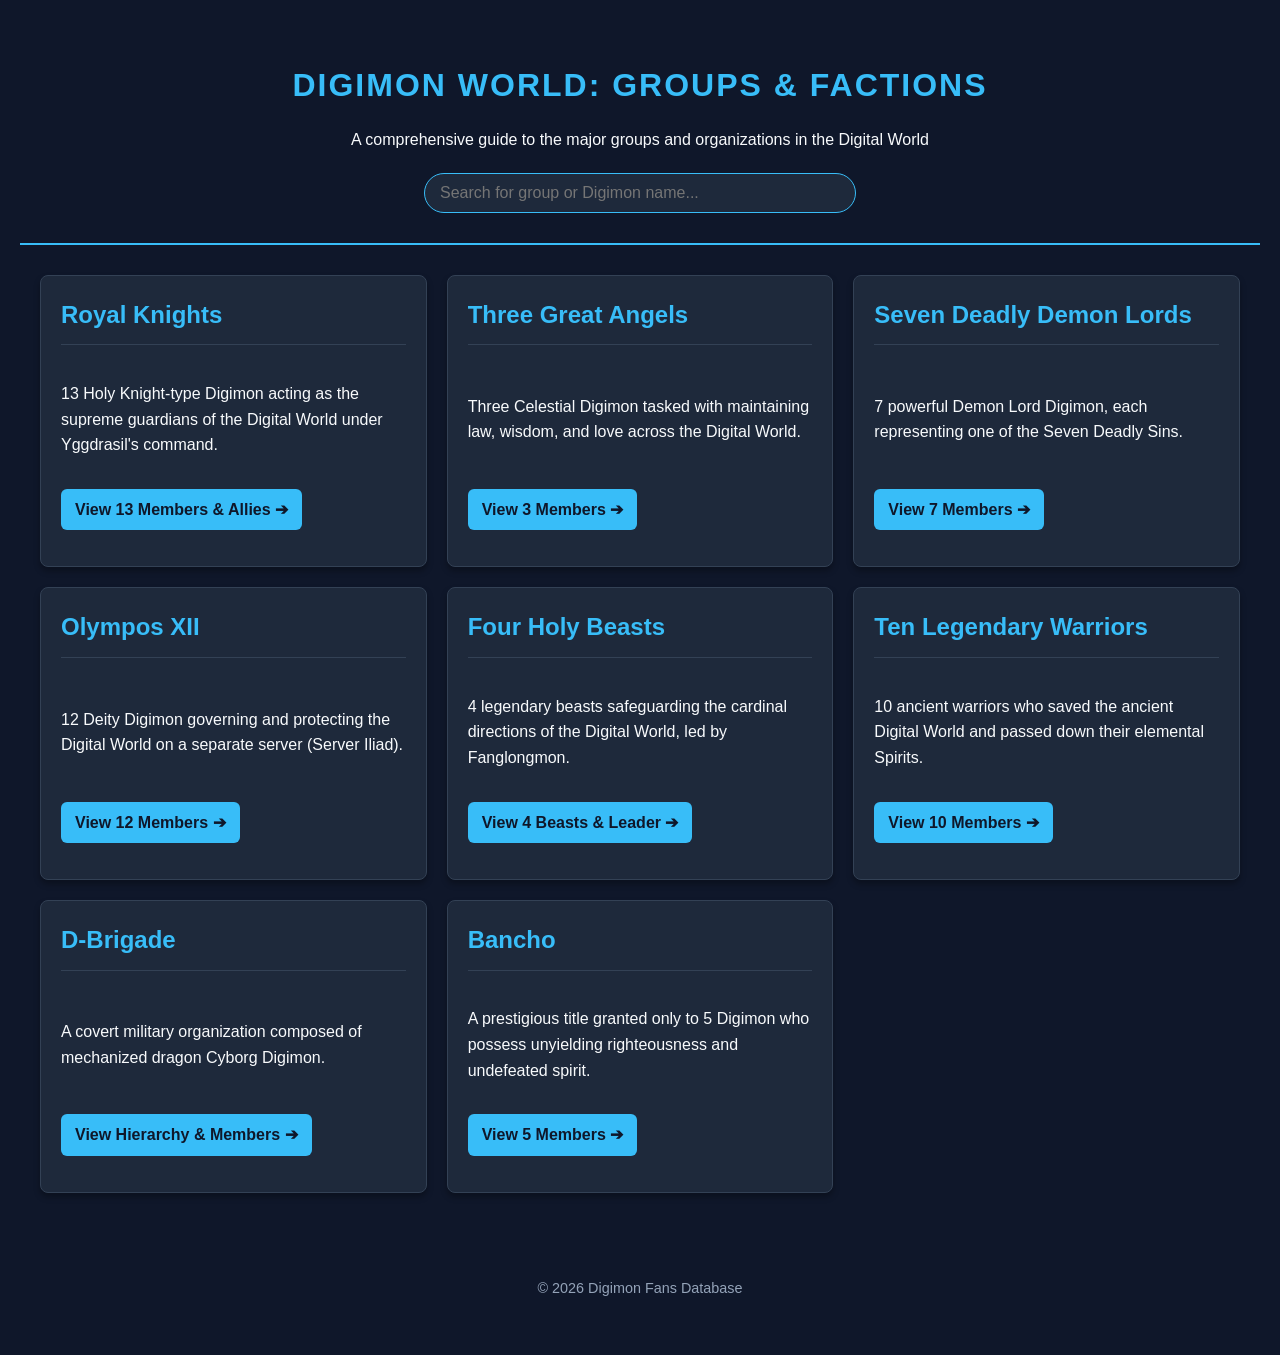
<file: index.html>
<!DOCTYPE html>
<html lang="en">
<head>
    <meta charset="UTF-8">
    <meta name="viewport" content="width=device-width, initial-scale=1.0">
    <title>Digimon Groups Encyclopedia</title>
    <link rel="stylesheet" href="style.css">
</head>
<body>

    <header>
        <h1>Digimon World: Groups & Factions</h1>
        <p>A comprehensive guide to the major groups and organizations in the Digital World</p>
        <div class="search-box">
            <input type="text" id="searchInput" placeholder="Search for group or Digimon name...">
        </div>
    </header>

    <main class="container" id="groupContainer">

        <!-- 1. Royal Knights -->
        <article class="group-card clickable">
            <h2 class="group-title">Royal Knights</h2>
            <p>13 Holy Knight-type Digimon acting as the supreme guardians of the Digital World under Yggdrasil's command.</p>
            <p class="card-action"><a href="royal-knights.html">View 13 Members & Allies ➔</a></p>
        </article>

        <!-- 2. Three Great Angels -->
        <article class="group-card clickable">
            <h2 class="group-title">Three Great Angels</h2>
            <p>Three Celestial Digimon tasked with maintaining law, wisdom, and love across the Digital World.</p>
            <p class="card-action"><a href="three-great-angels.html">View 3 Members ➔</a></p>
        </article>

        <!-- 3. Seven Deadly Demon Lords -->
        <article class="group-card clickable">
            <h2 class="group-title">Seven Deadly Demon Lords</h2>
            <p>7 powerful Demon Lord Digimon, each representing one of the Seven Deadly Sins.</p>
            <p class="card-action"><a href="demon-lords.html">View 7 Members ➔</a></p>
        </article>

        <!-- 4. Olympos XII -->
        <article class="group-card clickable">
            <h2 class="group-title">Olympos XII</h2>
            <p>12 Deity Digimon governing and protecting the Digital World on a separate server (Server Iliad).</p>
            <p class="card-action"><a href="olympos-xii.html">View 12 Members ➔</a></p>
        </article>

        <!-- 5. Four Holy Beasts -->
        <article class="group-card clickable">
            <h2 class="group-title">Four Holy Beasts</h2>
            <p>4 legendary beasts safeguarding the cardinal directions of the Digital World, led by Fanglongmon.</p>
            <p class="card-action"><a href="four-holy-beasts.html">View 4 Beasts & Leader ➔</a></p>
        </article>

        <!-- 6. Ten Legendary Warriors -->
        <article class="group-card clickable">
            <h2 class="group-title">Ten Legendary Warriors</h2>
            <p>10 ancient warriors who saved the ancient Digital World and passed down their elemental Spirits.</p>
            <p class="card-action"><a href="legendary-warriors.html">View 10 Members ➔</a></p>
        </article>

        <!-- 7. D-Brigade -->
        <article class="group-card clickable">
            <h2 class="group-title">D-Brigade</h2>
            <p>A covert military organization composed of mechanized dragon Cyborg Digimon.</p>
            <p class="card-action"><a href="d-brigade.html">View Hierarchy & Members ➔</a></p>
        </article>

        <!-- 8. Bancho -->
        <article class="group-card clickable">
            <h2 class="group-title">Bancho</h2>
            <p>A prestigious title granted only to 5 Digimon who possess unyielding righteousness and undefeated spirit.</p>
            <p class="card-action"><a href="bancho.html">View 5 Members ➔</a></p>
        </article>

    </main>

    <footer>
        <p>&copy; 2026 Digimon Fans Database</p>
    </footer>

    <script src="script.js"></script>
</body>
</html>
</file>
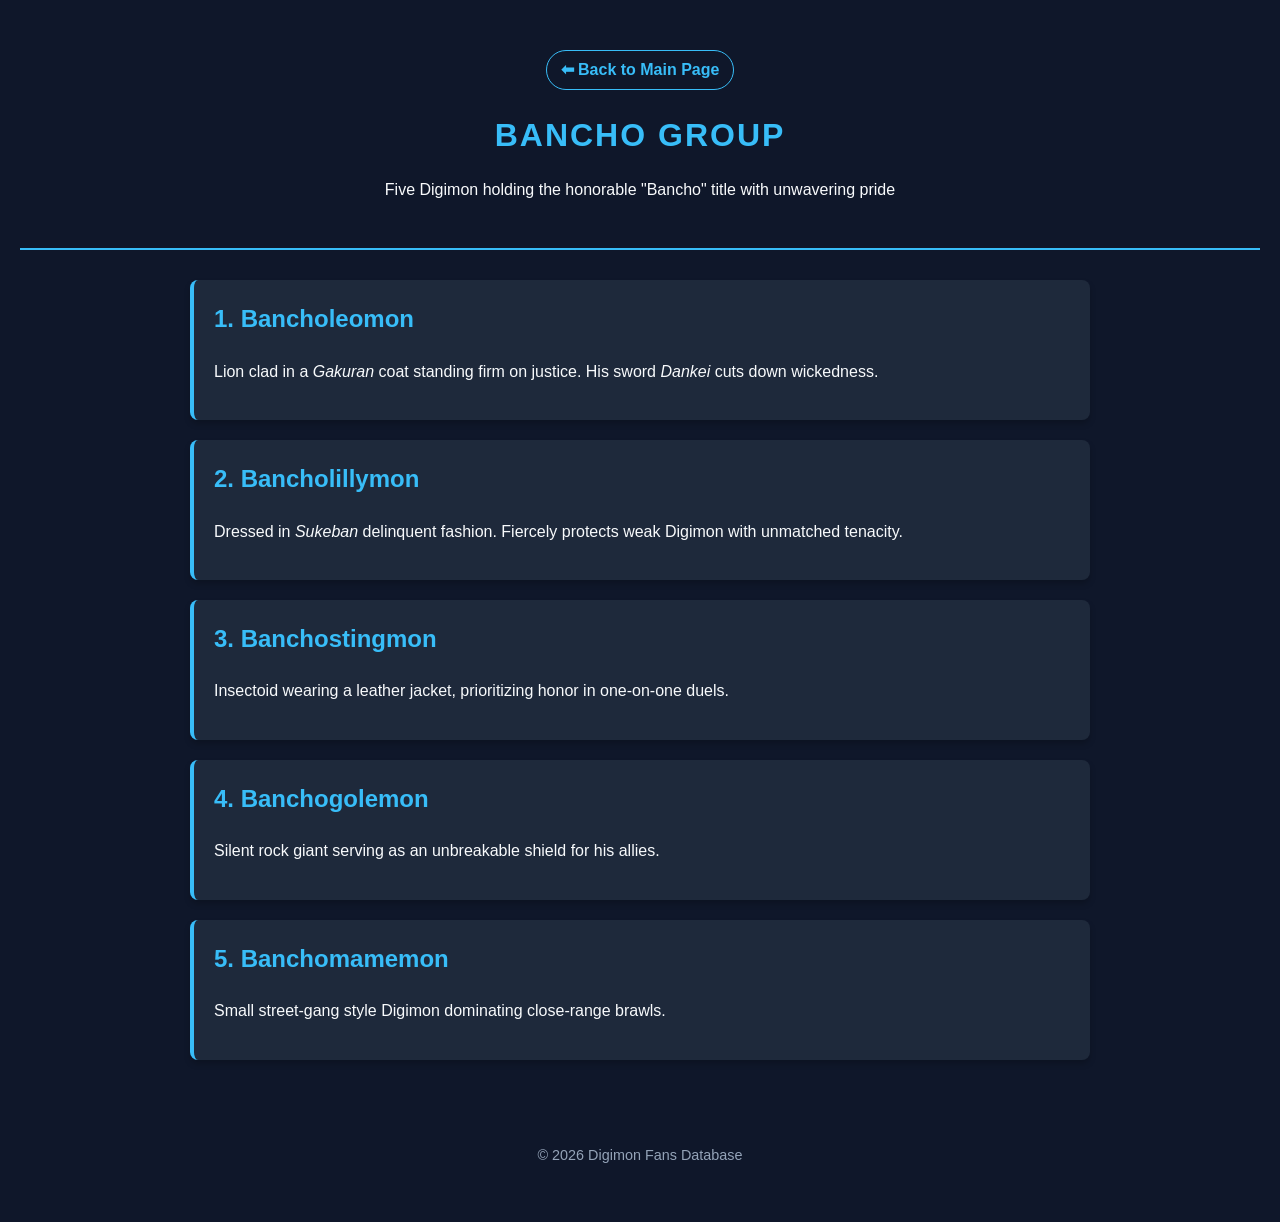
<file: bancho.html>
<!DOCTYPE html>
<html lang="en">
<head>
    <meta charset="UTF-8">
    <meta name="viewport" content="width=device-width, initial-scale=1.0">
    <title>Bancho - Digimon Encyclopedia</title>
    <link rel="stylesheet" href="style.css">
</head>
<body>
    <header>
        <a href="index.html" class="btn-back">⬅ Back to Main Page</a>
        <h1>Bancho Group</h1>
        <p>Five Digimon holding the honorable "Bancho" title with unwavering pride</p>
    </header>
    <main class="container-detail">
        <section class="member-card">
            <h2>1. Bancholeomon</h2>
            <p>Lion clad in a <em>Gakuran</em> coat standing firm on justice. His sword <em>Dankei</em> cuts down wickedness.</p>
        </section>
        <section class="member-card">
            <h2>2. Bancholillymon</h2>
            <p>Dressed in <em>Sukeban</em> delinquent fashion. Fiercely protects weak Digimon with unmatched tenacity.</p>
        </section>
        <section class="member-card">
            <h2>3. Banchostingmon</h2>
            <p>Insectoid wearing a leather jacket, prioritizing honor in one-on-one duels.</p>
        </section>
        <section class="member-card">
            <h2>4. Banchogolemon</h2>
            <p>Silent rock giant serving as an unbreakable shield for his allies.</p>
        </section>
        <section class="member-card">
            <h2>5. Banchomamemon</h2>
            <p>Small street-gang style Digimon dominating close-range brawls.</p>
        </section>
    </main>
    <footer><p>&copy; 2026 Digimon Fans Database</p></footer>
</body>
</html>
</file>
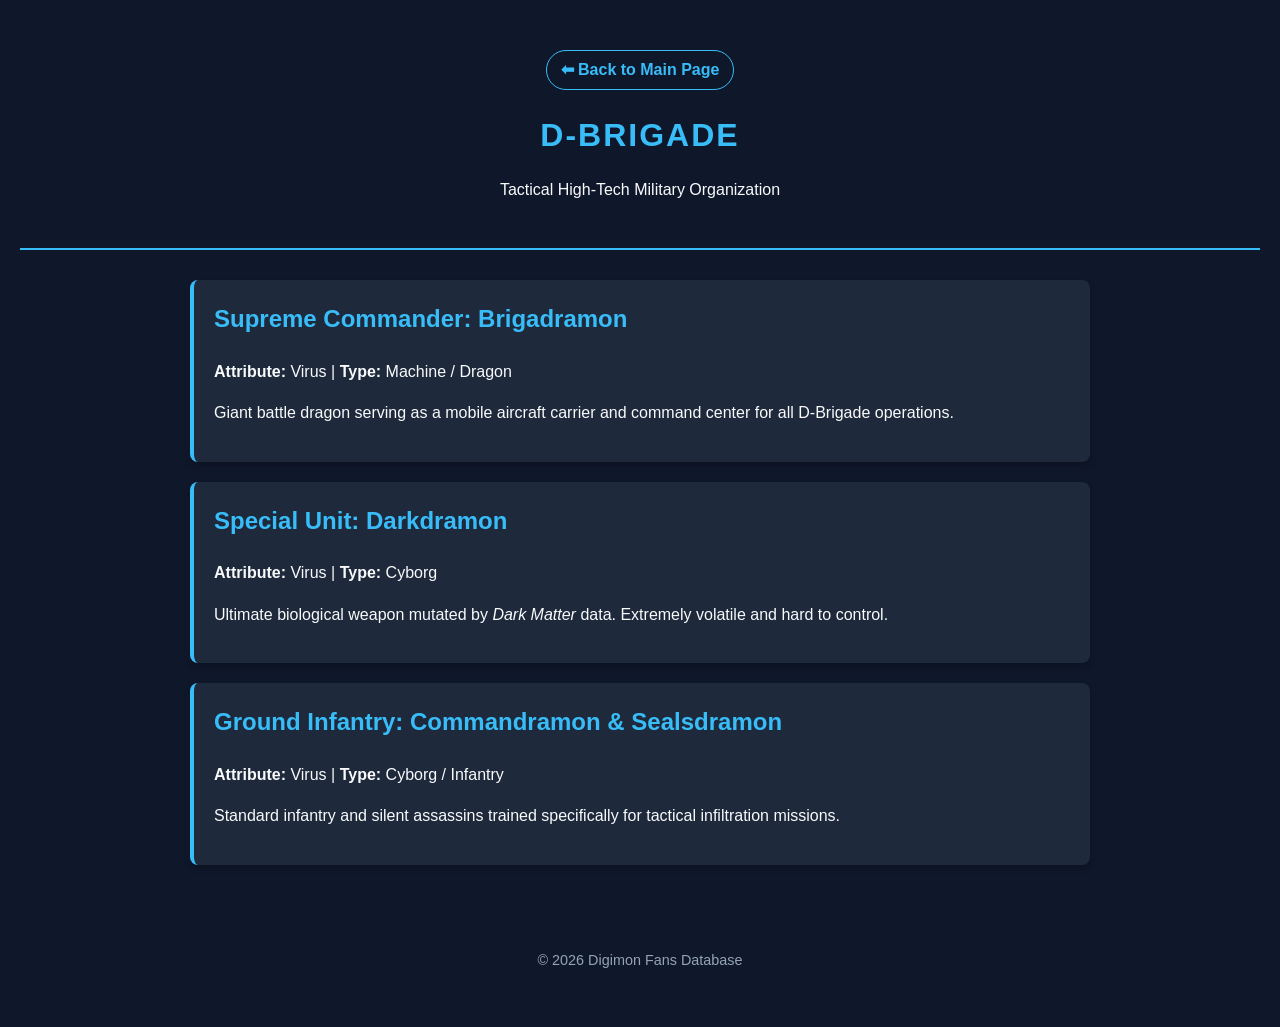
<file: d-brigade.html>
<!DOCTYPE html>
<html lang="en">
<head>
    <meta charset="UTF-8">
    <meta name="viewport" content="width=device-width, initial-scale=1.0">
    <title>D-Brigade - Digimon Encyclopedia</title>
    <link rel="stylesheet" href="style.css">
</head>
<body>
    <header>
        <a href="index.html" class="btn-back">⬅ Back to Main Page</a>
        <h1>D-Brigade</h1>
        <p>Tactical High-Tech Military Organization</p>
    </header>
    <main class="container-detail">
        <section class="member-card">
            <h2>Supreme Commander: Brigadramon</h2>
            <p><strong>Attribute:</strong> Virus | <strong>Type:</strong> Machine / Dragon</p>
            <p>Giant battle dragon serving as a mobile aircraft carrier and command center for all D-Brigade operations.</p>
        </section>
        <section class="member-card">
            <h2>Special Unit: Darkdramon</h2>
            <p><strong>Attribute:</strong> Virus | <strong>Type:</strong> Cyborg</p>
            <p>Ultimate biological weapon mutated by <em>Dark Matter</em> data. Extremely volatile and hard to control.</p>
        </section>
        <section class="member-card">
            <h2>Ground Infantry: Commandramon & Sealsdramon</h2>
            <p><strong>Attribute:</strong> Virus | <strong>Type:</strong> Cyborg / Infantry</p>
            <p>Standard infantry and silent assassins trained specifically for tactical infiltration missions.</p>
        </section>
    </main>
    <footer><p>&copy; 2026 Digimon Fans Database</p></footer>
</body>
</html>
</file>
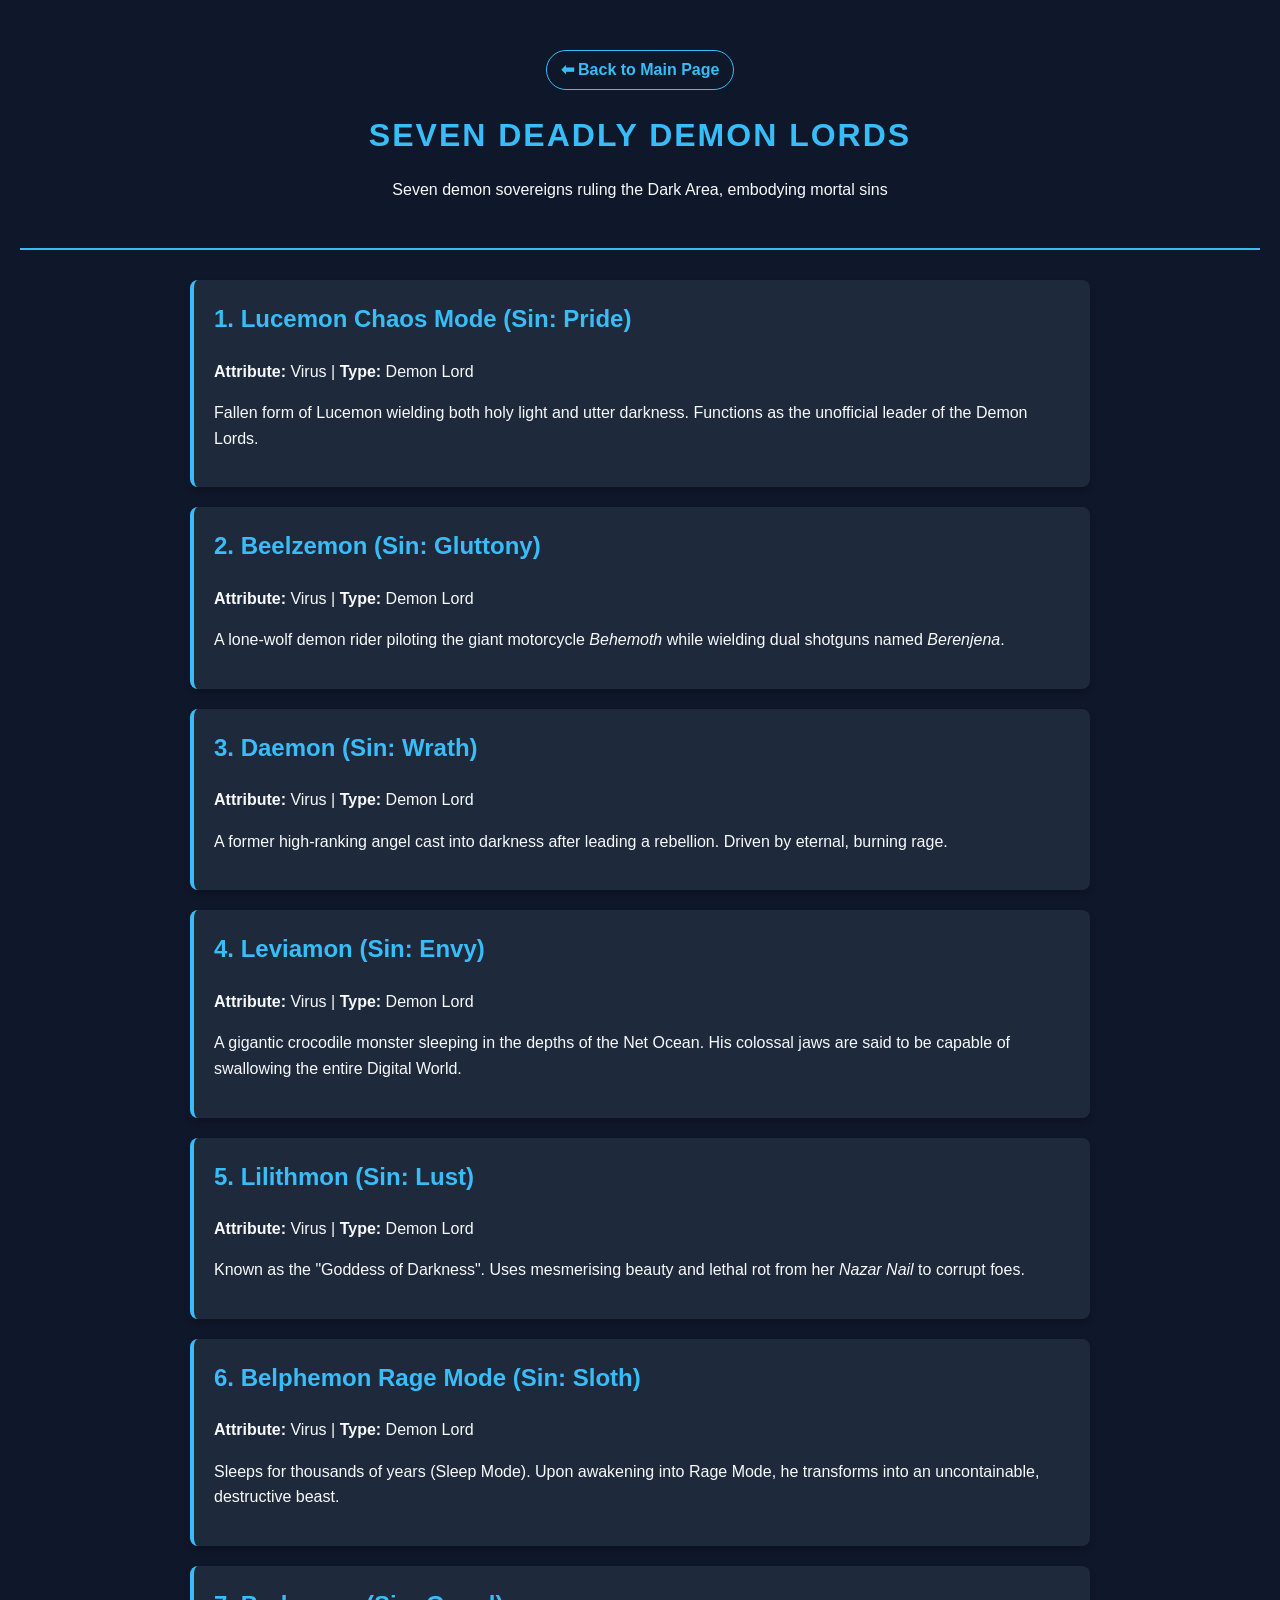
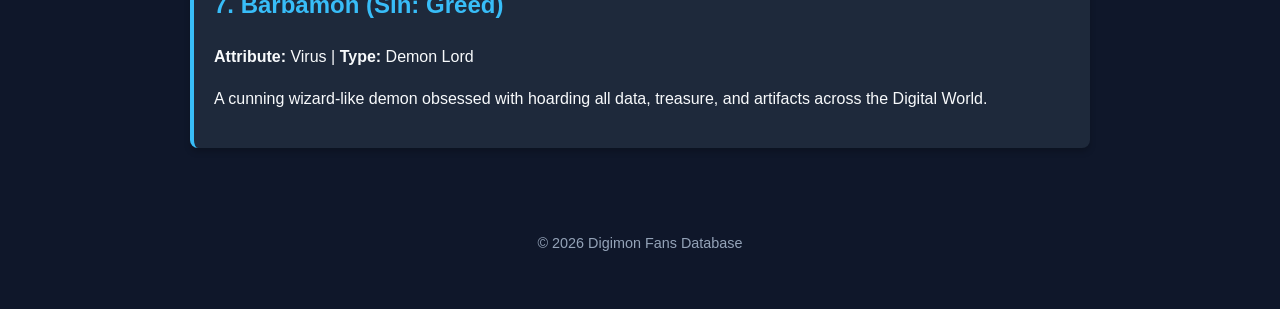
<file: demon-lords.html>
<!DOCTYPE html>
<html lang="en">
<head>
    <meta charset="UTF-8">
    <meta name="viewport" content="width=device-width, initial-scale=1.0">
    <title>Seven Deadly Demon Lords - Digimon Encyclopedia</title>
    <link rel="stylesheet" href="style.css">
</head>
<body>
    <header>
        <a href="index.html" class="btn-back">⬅ Back to Main Page</a>
        <h1>Seven Deadly Demon Lords</h1>
        <p>Seven demon sovereigns ruling the Dark Area, embodying mortal sins</p>
    </header>
    <main class="container-detail">
        <section class="member-card">
            <h2>1. Lucemon Chaos Mode (Sin: Pride)</h2>
            <p><strong>Attribute:</strong> Virus | <strong>Type:</strong> Demon Lord</p>
            <p>Fallen form of Lucemon wielding both holy light and utter darkness. Functions as the unofficial leader of the Demon Lords.</p>
        </section>
        <section class="member-card">
            <h2>2. Beelzemon (Sin: Gluttony)</h2>
            <p><strong>Attribute:</strong> Virus | <strong>Type:</strong> Demon Lord</p>
            <p>A lone-wolf demon rider piloting the giant motorcycle <em>Behemoth</em> while wielding dual shotguns named <em>Berenjena</em>.</p>
        </section>
        <section class="member-card">
            <h2>3. Daemon (Sin: Wrath)</h2>
            <p><strong>Attribute:</strong> Virus | <strong>Type:</strong> Demon Lord</p>
            <p>A former high-ranking angel cast into darkness after leading a rebellion. Driven by eternal, burning rage.</p>
        </section>
        <section class="member-card">
            <h2>4. Leviamon (Sin: Envy)</h2>
            <p><strong>Attribute:</strong> Virus | <strong>Type:</strong> Demon Lord</p>
            <p>A gigantic crocodile monster sleeping in the depths of the Net Ocean. His colossal jaws are said to be capable of swallowing the entire Digital World.</p>
        </section>
        <section class="member-card">
            <h2>5. Lilithmon (Sin: Lust)</h2>
            <p><strong>Attribute:</strong> Virus | <strong>Type:</strong> Demon Lord</p>
            <p>Known as the "Goddess of Darkness". Uses mesmerising beauty and lethal rot from her <em>Nazar Nail</em> to corrupt foes.</p>
        </section>
        <section class="member-card">
            <h2>6. Belphemon Rage Mode (Sin: Sloth)</h2>
            <p><strong>Attribute:</strong> Virus | <strong>Type:</strong> Demon Lord</p>
            <p>Sleeps for thousands of years (Sleep Mode). Upon awakening into Rage Mode, he transforms into an uncontainable, destructive beast.</p>
        </section>
        <section class="member-card">
            <h2>7. Barbamon (Sin: Greed)</h2>
            <p><strong>Attribute:</strong> Virus | <strong>Type:</strong> Demon Lord</p>
            <p>A cunning wizard-like demon obsessed with hoarding all data, treasure, and artifacts across the Digital World.</p>
        </section>
    </main>
    <footer><p>&copy; 2026 Digimon Fans Database</p></footer>
</body>
</html>
</file>
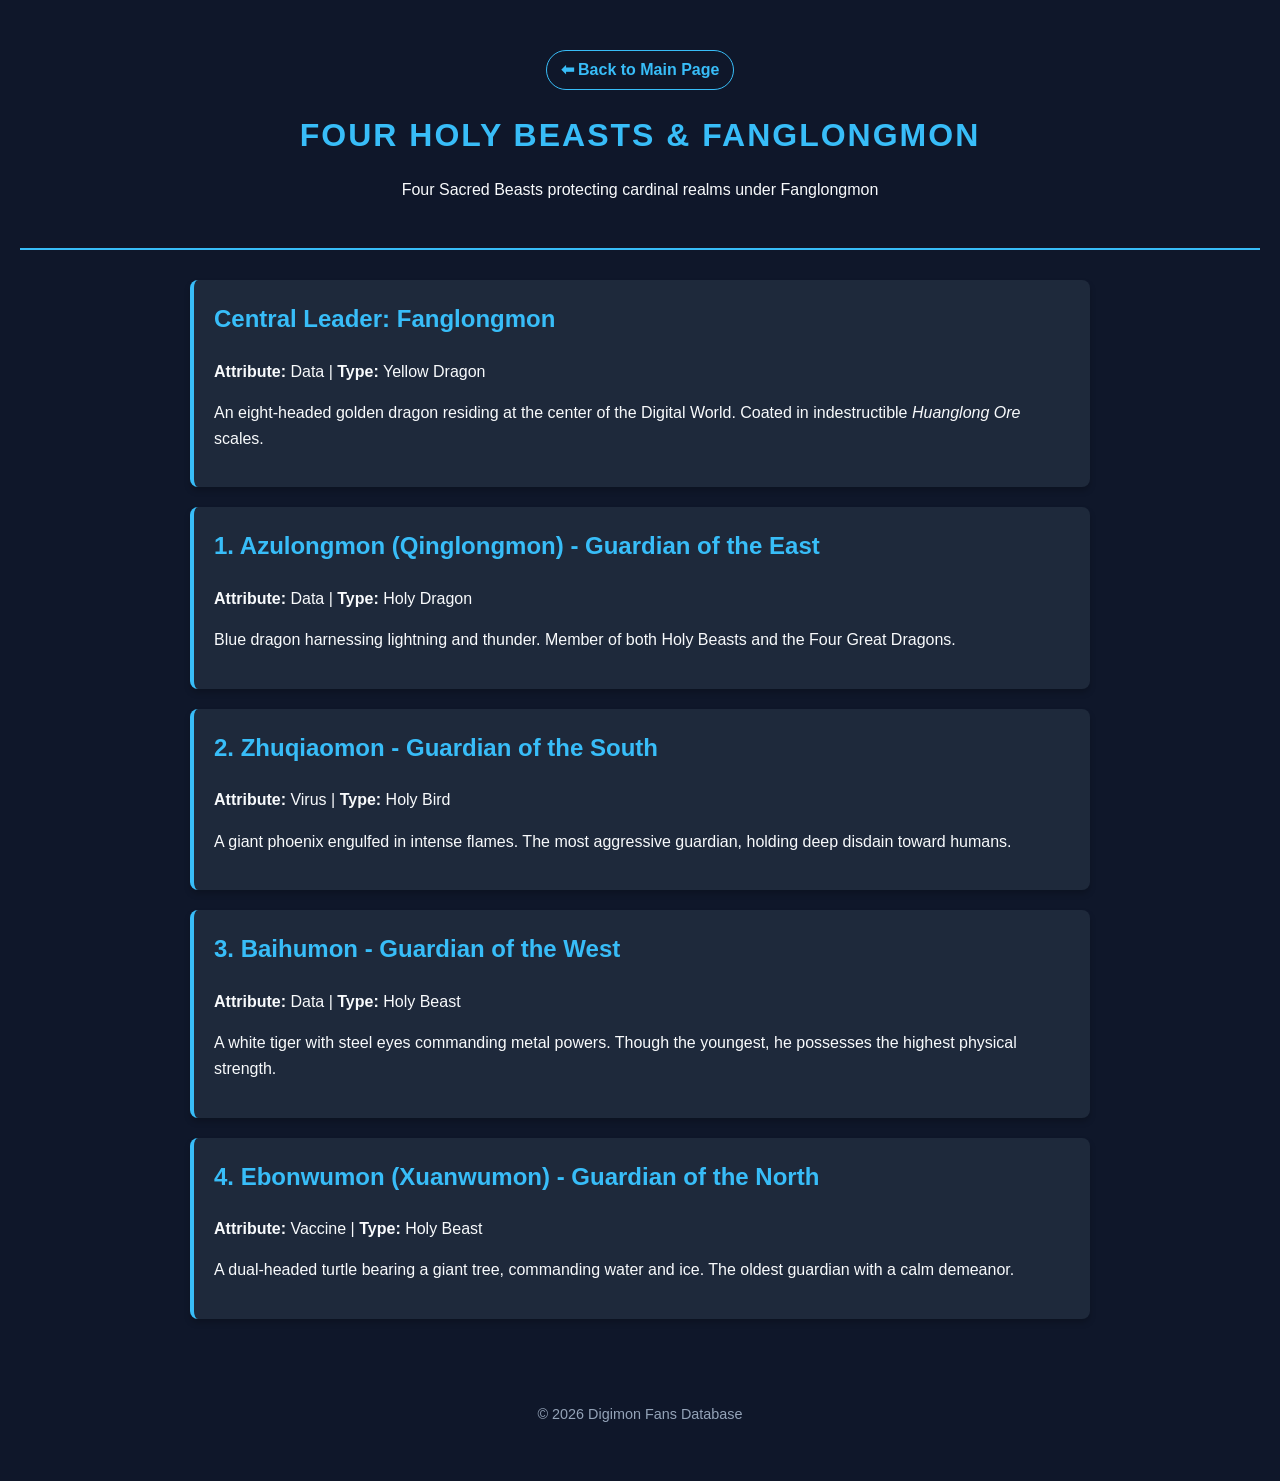
<file: four-holy-beasts.html>
<!DOCTYPE html>
<html lang="en">
<head>
    <meta charset="UTF-8">
    <meta name="viewport" content="width=device-width, initial-scale=1.0">
    <title>Four Holy Beasts - Digimon Encyclopedia</title>
    <link rel="stylesheet" href="style.css">
</head>
<body>
    <header>
        <a href="index.html" class="btn-back">⬅ Back to Main Page</a>
        <h1>Four Holy Beasts & Fanglongmon</h1>
        <p>Four Sacred Beasts protecting cardinal realms under Fanglongmon</p>
    </header>
    <main class="container-detail">
        <section class="member-card">
            <h2>Central Leader: Fanglongmon</h2>
            <p><strong>Attribute:</strong> Data | <strong>Type:</strong> Yellow Dragon</p>
            <p>An eight-headed golden dragon residing at the center of the Digital World. Coated in indestructible <em>Huanglong Ore</em> scales.</p>
        </section>
        <section class="member-card">
            <h2>1. Azulongmon (Qinglongmon) - Guardian of the East</h2>
            <p><strong>Attribute:</strong> Data | <strong>Type:</strong> Holy Dragon</p>
            <p>Blue dragon harnessing lightning and thunder. Member of both Holy Beasts and the Four Great Dragons.</p>
        </section>
        <section class="member-card">
            <h2>2. Zhuqiaomon - Guardian of the South</h2>
            <p><strong>Attribute:</strong> Virus | <strong>Type:</strong> Holy Bird</p>
            <p>A giant phoenix engulfed in intense flames. The most aggressive guardian, holding deep disdain toward humans.</p>
        </section>
        <section class="member-card">
            <h2>3. Baihumon - Guardian of the West</h2>
            <p><strong>Attribute:</strong> Data | <strong>Type:</strong> Holy Beast</p>
            <p>A white tiger with steel eyes commanding metal powers. Though the youngest, he possesses the highest physical strength.</p>
        </section>
        <section class="member-card">
            <h2>4. Ebonwumon (Xuanwumon) - Guardian of the North</h2>
            <p><strong>Attribute:</strong> Vaccine | <strong>Type:</strong> Holy Beast</p>
            <p>A dual-headed turtle bearing a giant tree, commanding water and ice. The oldest guardian with a calm demeanor.</p>
        </section>
    </main>
    <footer><p>&copy; 2026 Digimon Fans Database</p></footer>
</body>
</html>
</file>
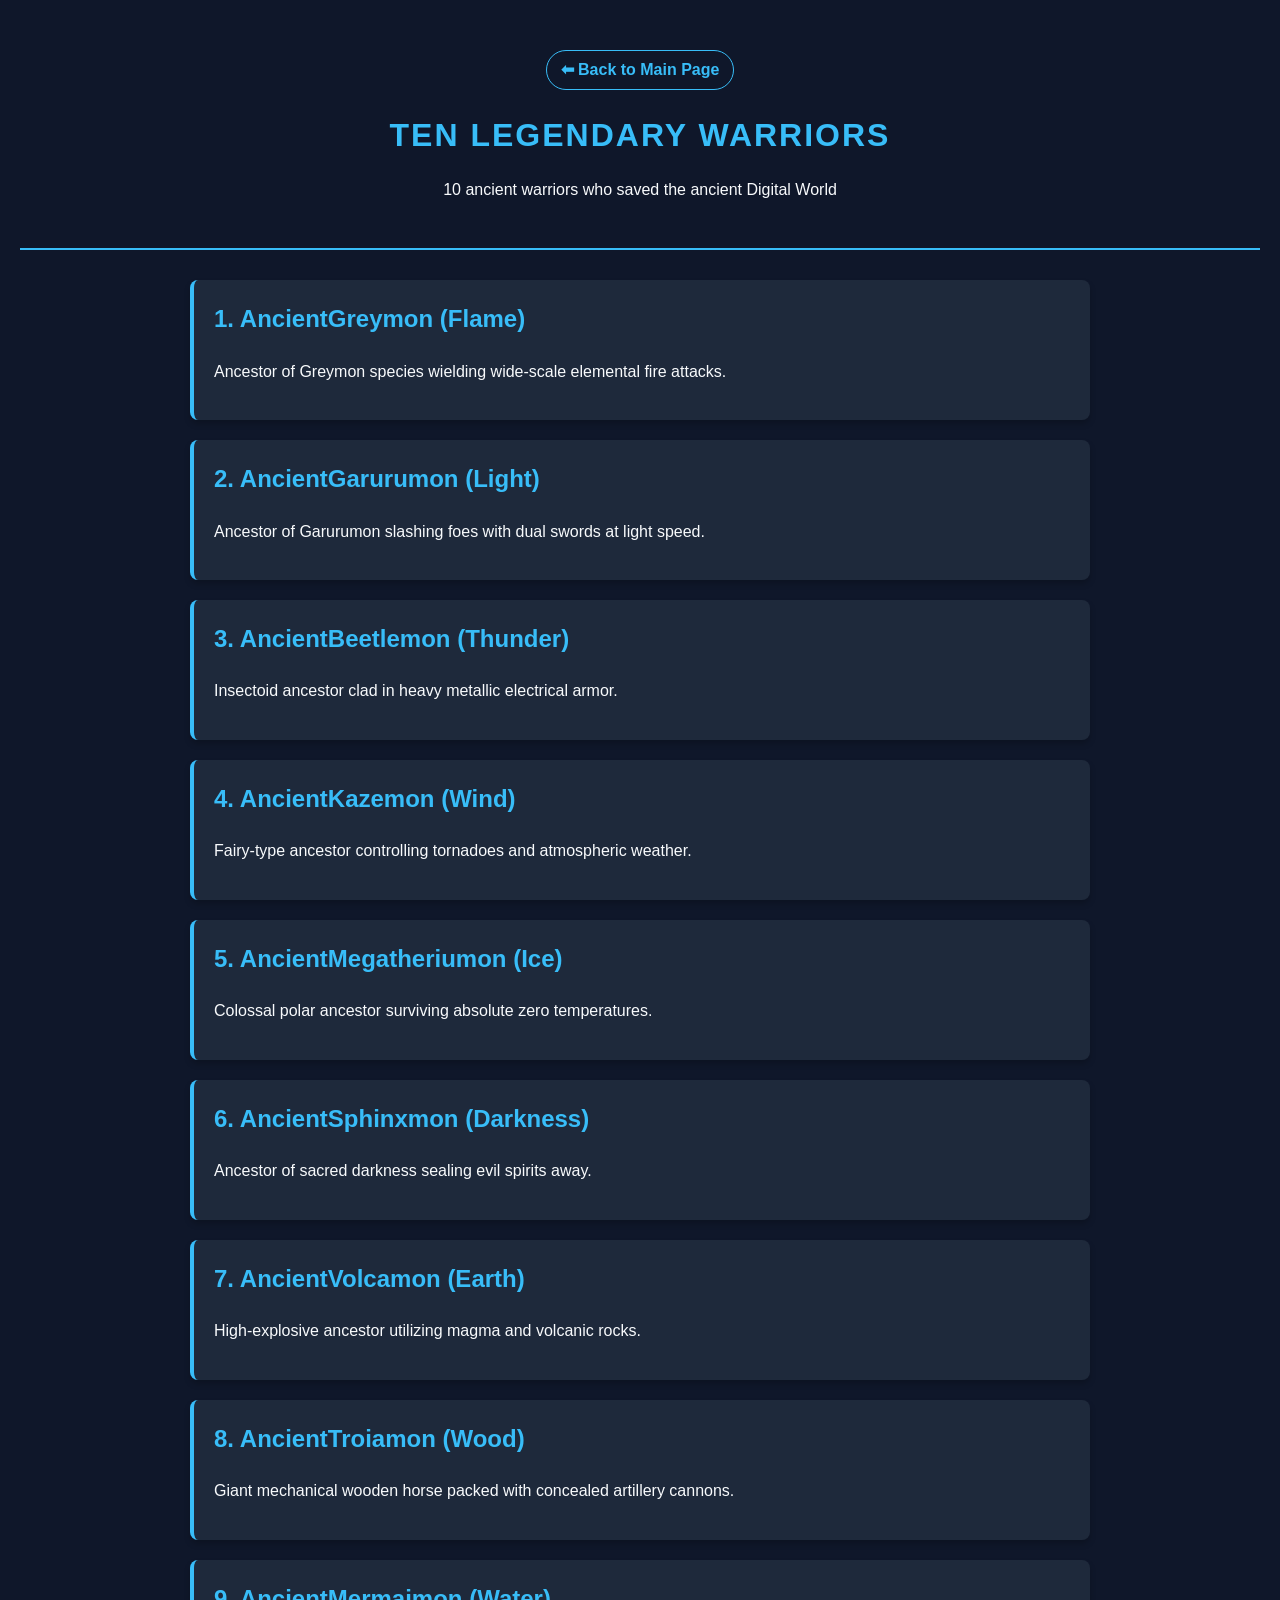
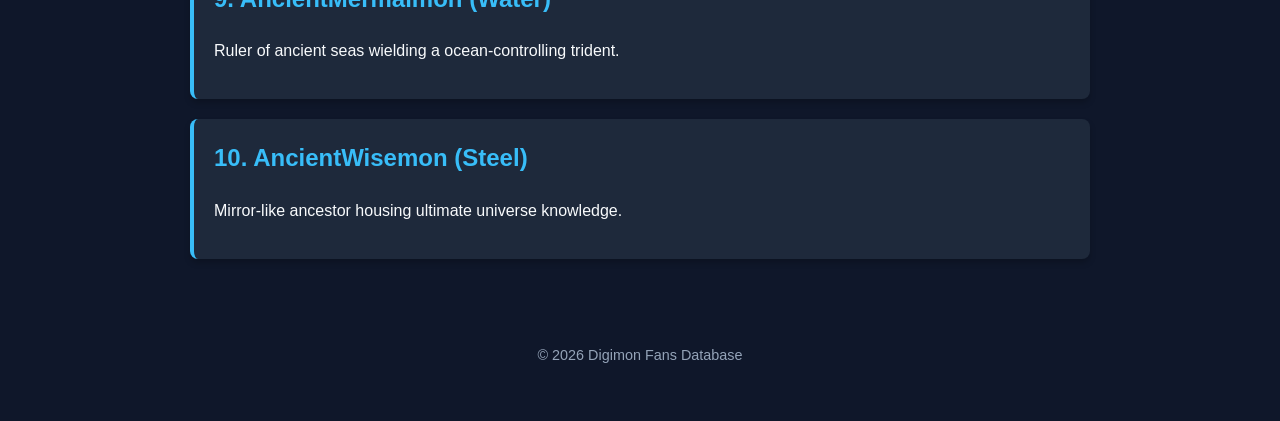
<file: legendary-warriors.html>
<!DOCTYPE html>
<html lang="en">
<head>
    <meta charset="UTF-8">
    <meta name="viewport" content="width=device-width, initial-scale=1.0">
    <title>Ten Legendary Warriors - Digimon Encyclopedia</title>
    <link rel="stylesheet" href="style.css">
</head>
<body>
    <header>
        <a href="index.html" class="btn-back">⬅ Back to Main Page</a>
        <h1>Ten Legendary Warriors</h1>
        <p>10 ancient warriors who saved the ancient Digital World</p>
    </header>
    <main class="container-detail">
        <section class="member-card"><h2>1. AncientGreymon (Flame)</h2><p>Ancestor of Greymon species wielding wide-scale elemental fire attacks.</p></section>
        <section class="member-card"><h2>2. AncientGarurumon (Light)</h2><p>Ancestor of Garurumon slashing foes with dual swords at light speed.</p></section>
        <section class="member-card"><h2>3. AncientBeetlemon (Thunder)</h2><p>Insectoid ancestor clad in heavy metallic electrical armor.</p></section>
        <section class="member-card"><h2>4. AncientKazemon (Wind)</h2><p>Fairy-type ancestor controlling tornadoes and atmospheric weather.</p></section>
        <section class="member-card"><h2>5. AncientMegatheriumon (Ice)</h2><p>Colossal polar ancestor surviving absolute zero temperatures.</p></section>
        <section class="member-card"><h2>6. AncientSphinxmon (Darkness)</h2><p>Ancestor of sacred darkness sealing evil spirits away.</p></section>
        <section class="member-card"><h2>7. AncientVolcamon (Earth)</h2><p>High-explosive ancestor utilizing magma and volcanic rocks.</p></section>
        <section class="member-card"><h2>8. AncientTroiamon (Wood)</h2><p>Giant mechanical wooden horse packed with concealed artillery cannons.</p></section>
        <section class="member-card"><h2>9. AncientMermaimon (Water)</h2><p>Ruler of ancient seas wielding a ocean-controlling trident.</p></section>
        <section class="member-card"><h2>10. AncientWisemon (Steel)</h2><p>Mirror-like ancestor housing ultimate universe knowledge.</p></section>
    </main>
    <footer><p>&copy; 2026 Digimon Fans Database</p></footer>
</body>
</html>
</file>
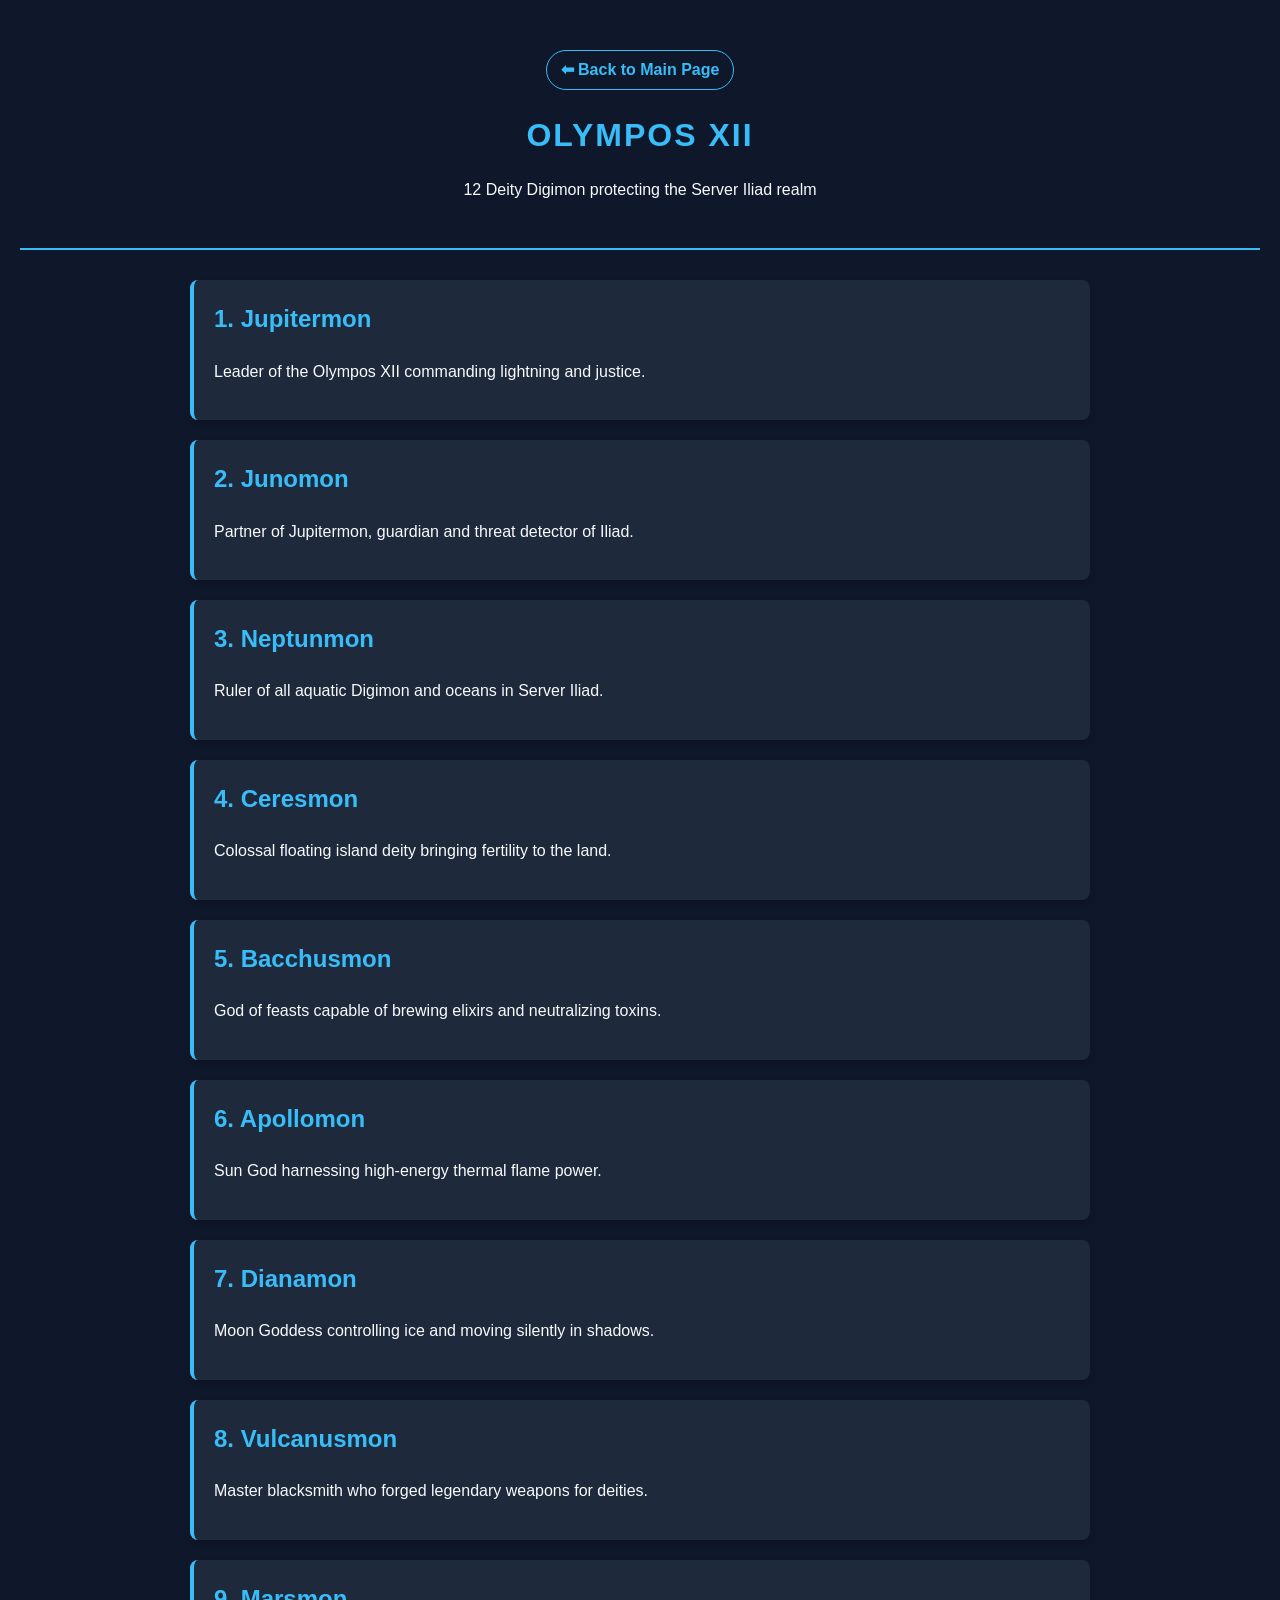
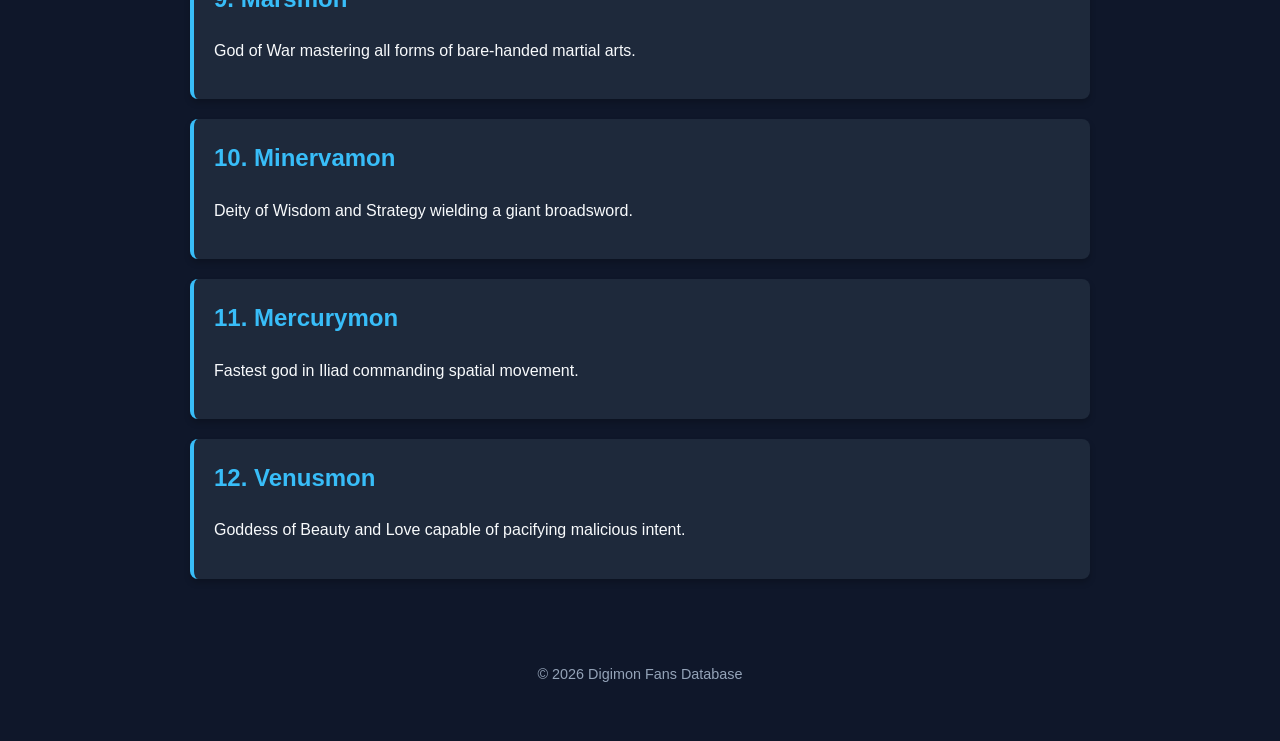
<file: olympos-xii.html>
<!DOCTYPE html>
<html lang="en">
<head>
    <meta charset="UTF-8">
    <meta name="viewport" content="width=device-width, initial-scale=1.0">
    <title>Olympos XII - Digimon Encyclopedia</title>
    <link rel="stylesheet" href="style.css">
</head>
<body>
    <header>
        <a href="index.html" class="btn-back">⬅ Back to Main Page</a>
        <h1>Olympos XII</h1>
        <p>12 Deity Digimon protecting the Server Iliad realm</p>
    </header>
    <main class="container-detail">
        <section class="member-card"><h2>1. Jupitermon</h2><p>Leader of the Olympos XII commanding lightning and justice.</p></section>
        <section class="member-card"><h2>2. Junomon</h2><p>Partner of Jupitermon, guardian and threat detector of Iliad.</p></section>
        <section class="member-card"><h2>3. Neptunmon</h2><p>Ruler of all aquatic Digimon and oceans in Server Iliad.</p></section>
        <section class="member-card"><h2>4. Ceresmon</h2><p>Colossal floating island deity bringing fertility to the land.</p></section>
        <section class="member-card"><h2>5. Bacchusmon</h2><p>God of feasts capable of brewing elixirs and neutralizing toxins.</p></section>
        <section class="member-card"><h2>6. Apollomon</h2><p>Sun God harnessing high-energy thermal flame power.</p></section>
        <section class="member-card"><h2>7. Dianamon</h2><p>Moon Goddess controlling ice and moving silently in shadows.</p></section>
        <section class="member-card"><h2>8. Vulcanusmon</h2><p>Master blacksmith who forged legendary weapons for deities.</p></section>
        <section class="member-card"><h2>9. Marsmon</h2><p>God of War mastering all forms of bare-handed martial arts.</p></section>
        <section class="member-card"><h2>10. Minervamon</h2><p>Deity of Wisdom and Strategy wielding a giant broadsword.</p></section>
        <section class="member-card"><h2>11. Mercurymon</h2><p>Fastest god in Iliad commanding spatial movement.</p></section>
        <section class="member-card"><h2>12. Venusmon</h2><p>Goddess of Beauty and Love capable of pacifying malicious intent.</p></section>
    </main>
    <footer><p>&copy; 2026 Digimon Fans Database</p></footer>
</body>
</html>
</file>
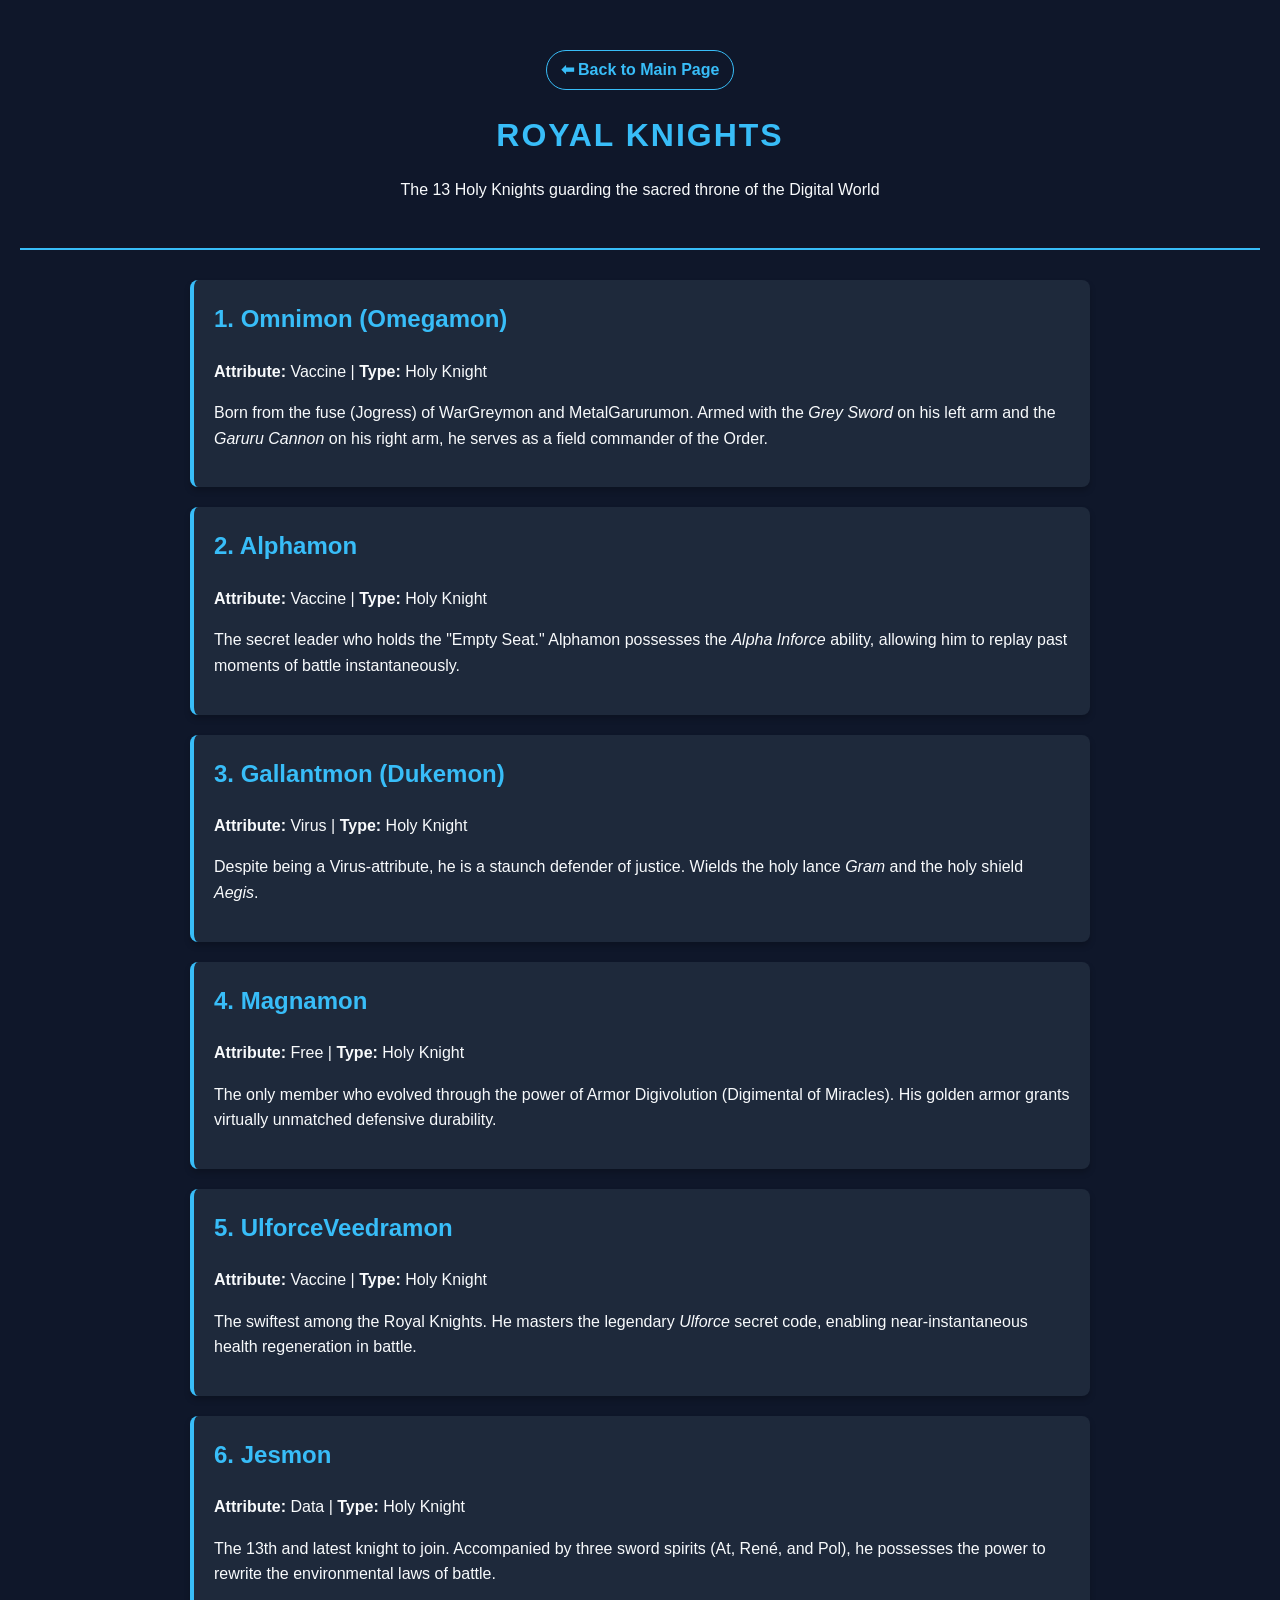
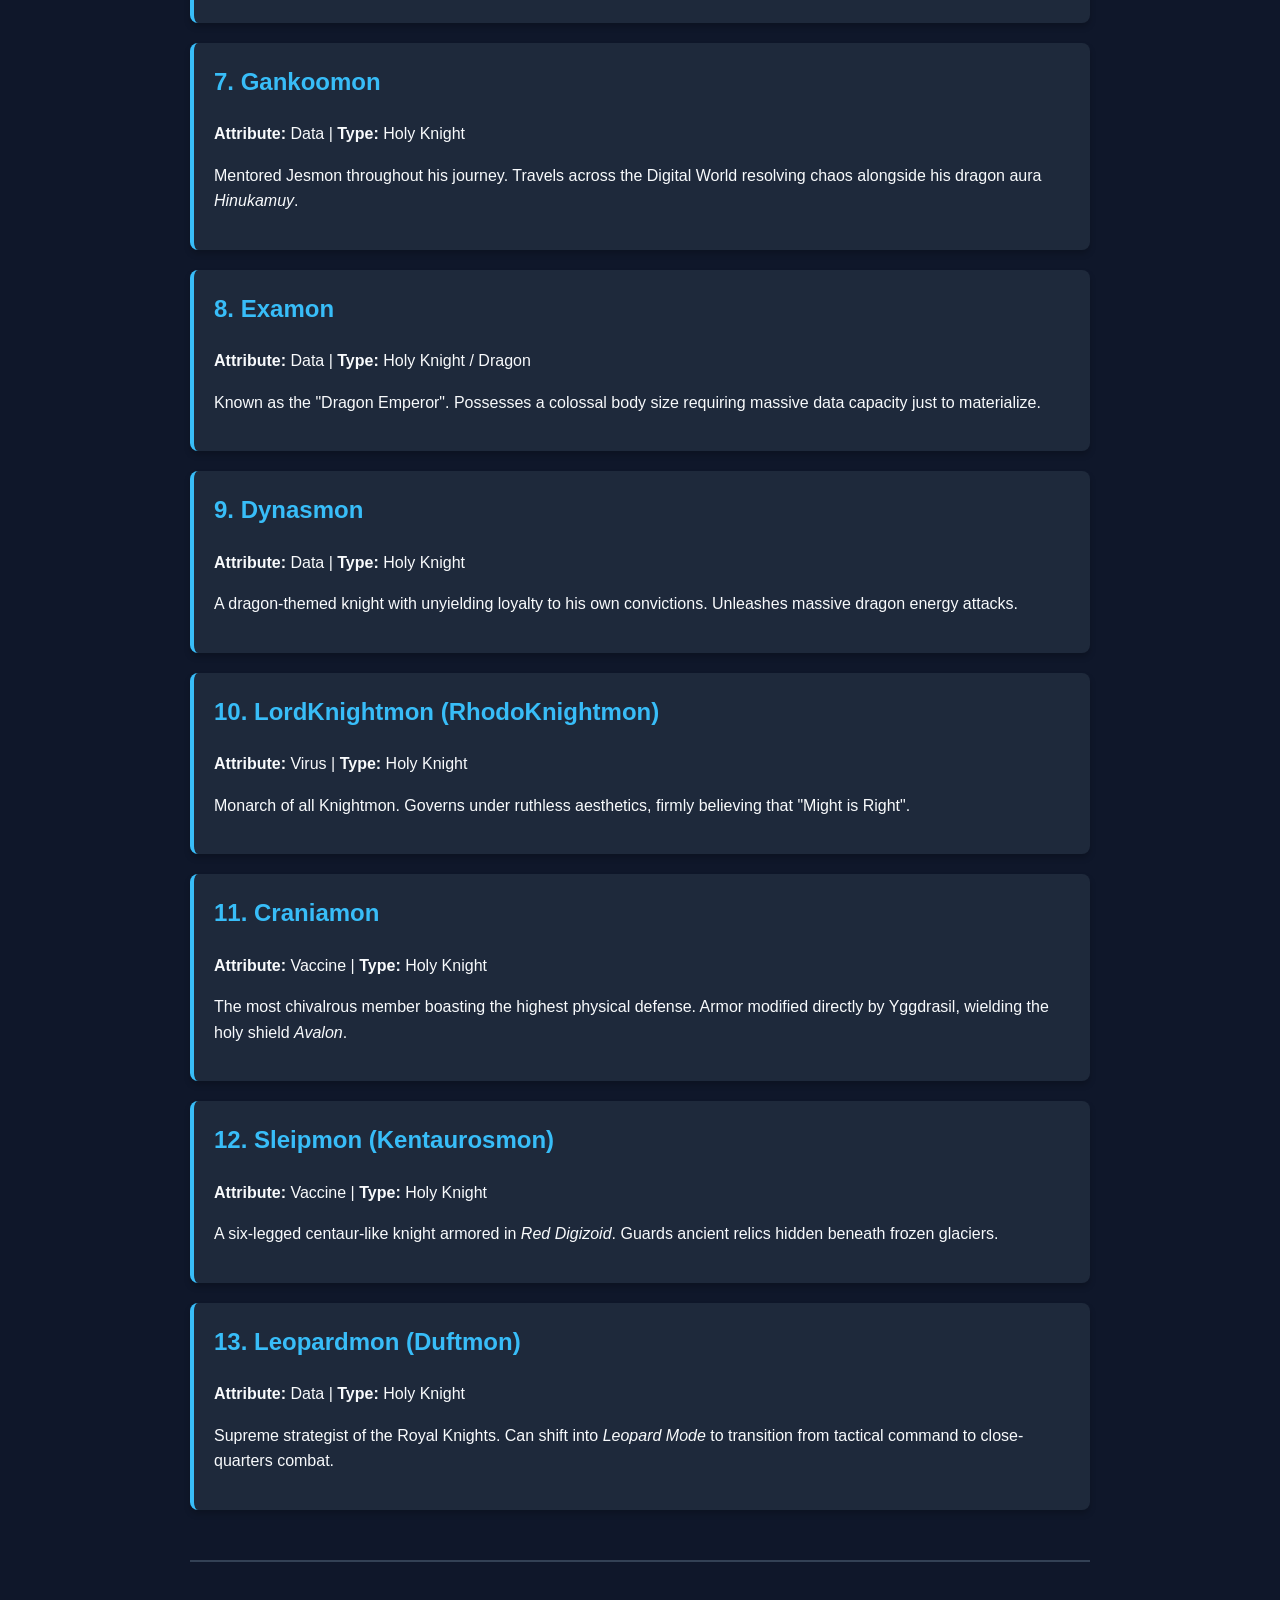
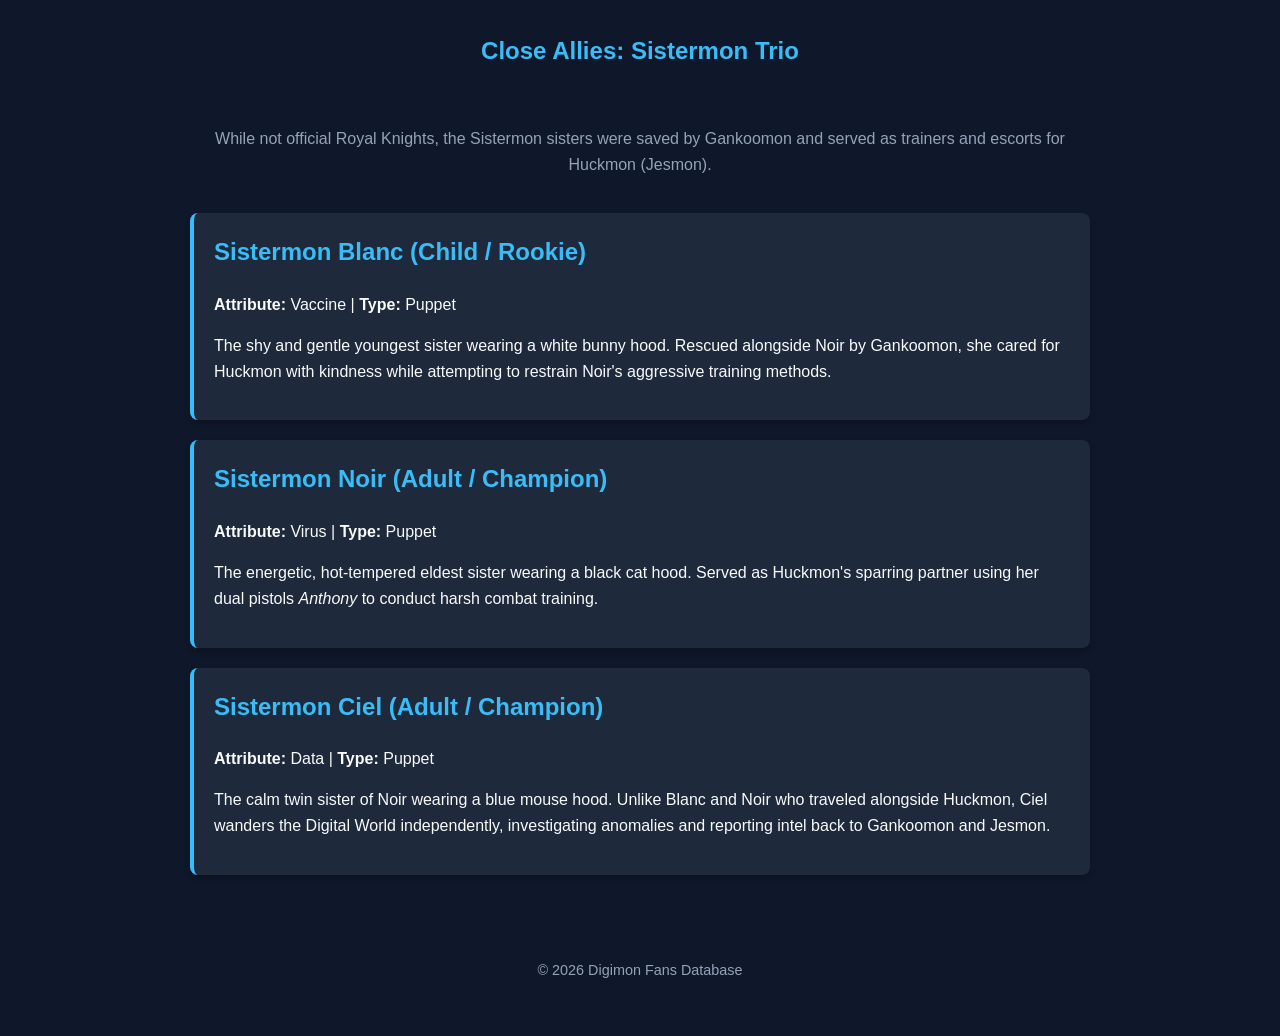
<file: royal-knights.html>
<!DOCTYPE html>
<html lang="en">
<head>
    <meta charset="UTF-8">
    <meta name="viewport" content="width=device-width, initial-scale=1.0">
    <title>Royal Knights - Digimon Encyclopedia</title>
    <link rel="stylesheet" href="style.css">
</head>
<body>

    <header>
        <a href="index.html" class="btn-back">⬅ Back to Main Page</a>
        <h1>Royal Knights</h1>
        <p>The 13 Holy Knights guarding the sacred throne of the Digital World</p>
    </header>

    <main class="container-detail">

        <!-- 1. Omnimon -->
        <section class="member-card">
            <h2>1. Omnimon (Omegamon)</h2>
            <p><strong>Attribute:</strong> Vaccine | <strong>Type:</strong> Holy Knight</p>
            <p>Born from the fuse (Jogress) of WarGreymon and MetalGarurumon. Armed with the <em>Grey Sword</em> on his left arm and the <em>Garuru Cannon</em> on his right arm, he serves as a field commander of the Order.</p>
        </section>

        <!-- 2. Alphamon -->
        <section class="member-card">
            <h2>2. Alphamon</h2>
            <p><strong>Attribute:</strong> Vaccine | <strong>Type:</strong> Holy Knight</p>
            <p>The secret leader who holds the "Empty Seat." Alphamon possesses the <em>Alpha Inforce</em> ability, allowing him to replay past moments of battle instantaneously.</p>
        </section>

        <!-- 3. Gallantmon -->
        <section class="member-card">
            <h2>3. Gallantmon (Dukemon)</h2>
            <p><strong>Attribute:</strong> Virus | <strong>Type:</strong> Holy Knight</p>
            <p>Despite being a Virus-attribute, he is a staunch defender of justice. Wields the holy lance <em>Gram</em> and the holy shield <em>Aegis</em>.</p>
        </section>

        <!-- 4. Magnamon -->
        <section class="member-card">
            <h2>4. Magnamon</h2>
            <p><strong>Attribute:</strong> Free | <strong>Type:</strong> Holy Knight</p>
            <p>The only member who evolved through the power of Armor Digivolution (Digimental of Miracles). His golden armor grants virtually unmatched defensive durability.</p>
        </section>

        <!-- 5. UlforceVeedramon -->
        <section class="member-card">
            <h2>5. UlforceVeedramon</h2>
            <p><strong>Attribute:</strong> Vaccine | <strong>Type:</strong> Holy Knight</p>
            <p>The swiftest among the Royal Knights. He masters the legendary <em>Ulforce</em> secret code, enabling near-instantaneous health regeneration in battle.</p>
        </section>

        <!-- 6. Jesmon -->
        <section class="member-card">
            <h2>6. Jesmon</h2>
            <p><strong>Attribute:</strong> Data | <strong>Type:</strong> Holy Knight</p>
            <p>The 13th and latest knight to join. Accompanied by three sword spirits (At, René, and Pol), he possesses the power to rewrite the environmental laws of battle.</p>
        </section>

        <!-- 7. Gankoomon -->
        <section class="member-card">
            <h2>7. Gankoomon</h2>
            <p><strong>Attribute:</strong> Data | <strong>Type:</strong> Holy Knight</p>
            <p>Mentored Jesmon throughout his journey. Travels across the Digital World resolving chaos alongside his dragon aura <em>Hinukamuy</em>.</p>
        </section>

        <!-- 8. Examon -->
        <section class="member-card">
            <h2>8. Examon</h2>
            <p><strong>Attribute:</strong> Data | <strong>Type:</strong> Holy Knight / Dragon</p>
            <p>Known as the "Dragon Emperor". Possesses a colossal body size requiring massive data capacity just to materialize.</p>
        </section>

        <!-- 9. Dynasmon -->
        <section class="member-card">
            <h2>9. Dynasmon</h2>
            <p><strong>Attribute:</strong> Data | <strong>Type:</strong> Holy Knight</p>
            <p>A dragon-themed knight with unyielding loyalty to his own convictions. Unleashes massive dragon energy attacks.</p>
        </section>

        <!-- 10. LordKnightmon -->
        <section class="member-card">
            <h2>10. LordKnightmon (RhodoKnightmon)</h2>
            <p><strong>Attribute:</strong> Virus | <strong>Type:</strong> Holy Knight</p>
            <p>Monarch of all Knightmon. Governs under ruthless aesthetics, firmly believing that "Might is Right".</p>
        </section>

        <!-- 11. Craniamon -->
        <section class="member-card">
            <h2>11. Craniamon</h2>
            <p><strong>Attribute:</strong> Vaccine | <strong>Type:</strong> Holy Knight</p>
            <p>The most chivalrous member boasting the highest physical defense. Armor modified directly by Yggdrasil, wielding the holy shield <em>Avalon</em>.</p>
        </section>

        <!-- 12. Sleipmon -->
        <section class="member-card">
            <h2>12. Sleipmon (Kentaurosmon)</h2>
            <p><strong>Attribute:</strong> Vaccine | <strong>Type:</strong> Holy Knight</p>
            <p>A six-legged centaur-like knight armored in <em>Red Digizoid</em>. Guards ancient relics hidden beneath frozen glaciers.</p>
        </section>

        <!-- 13. Leopardmon -->
        <section class="member-card">
            <h2>13. Leopardmon (Duftmon)</h2>
            <p><strong>Attribute:</strong> Data | <strong>Type:</strong> Holy Knight</p>
            <p>Supreme strategist of the Royal Knights. Can shift into <em>Leopard Mode</em> to transition from tactical command to close-quarters combat.</p>
        </section>

        <!-- SPECIAL SECTION: Sistermon Trio -->
        <hr style="border: 1px solid #334155; margin: 30px 0;">
        <h2 style="color: var(--accent-color); text-align: center;">Close Allies: Sistermon Trio</h2>
        <p style="text-align: center; color: var(--text-muted);">While not official Royal Knights, the Sistermon sisters were saved by Gankoomon and served as trainers and escorts for Huckmon (Jesmon).</p>

        <section class="member-card">
            <h2>Sistermon Blanc (Child / Rookie)</h2>
            <p><strong>Attribute:</strong> Vaccine | <strong>Type:</strong> Puppet</p>
            <p>The shy and gentle youngest sister wearing a white bunny hood. Rescued alongside Noir by Gankoomon, she cared for Huckmon with kindness while attempting to restrain Noir's aggressive training methods.</p>
        </section>

        <section class="member-card">
            <h2>Sistermon Noir (Adult / Champion)</h2>
            <p><strong>Attribute:</strong> Virus | <strong>Type:</strong> Puppet</p>
            <p>The energetic, hot-tempered eldest sister wearing a black cat hood. Served as Huckmon's sparring partner using her dual pistols <em>Anthony</em> to conduct harsh combat training.</p>
        </section>

        <section class="member-card">
            <h2>Sistermon Ciel (Adult / Champion)</h2>
            <p><strong>Attribute:</strong> Data | <strong>Type:</strong> Puppet</p>
            <p>The calm twin sister of Noir wearing a blue mouse hood. Unlike Blanc and Noir who traveled alongside Huckmon, Ciel wanders the Digital World independently, investigating anomalies and reporting intel back to Gankoomon and Jesmon.</p>
        </section>

    </main>

    <footer>
        <p>&copy; 2026 Digimon Fans Database</p>
    </footer>

</body>
</html>
</file>
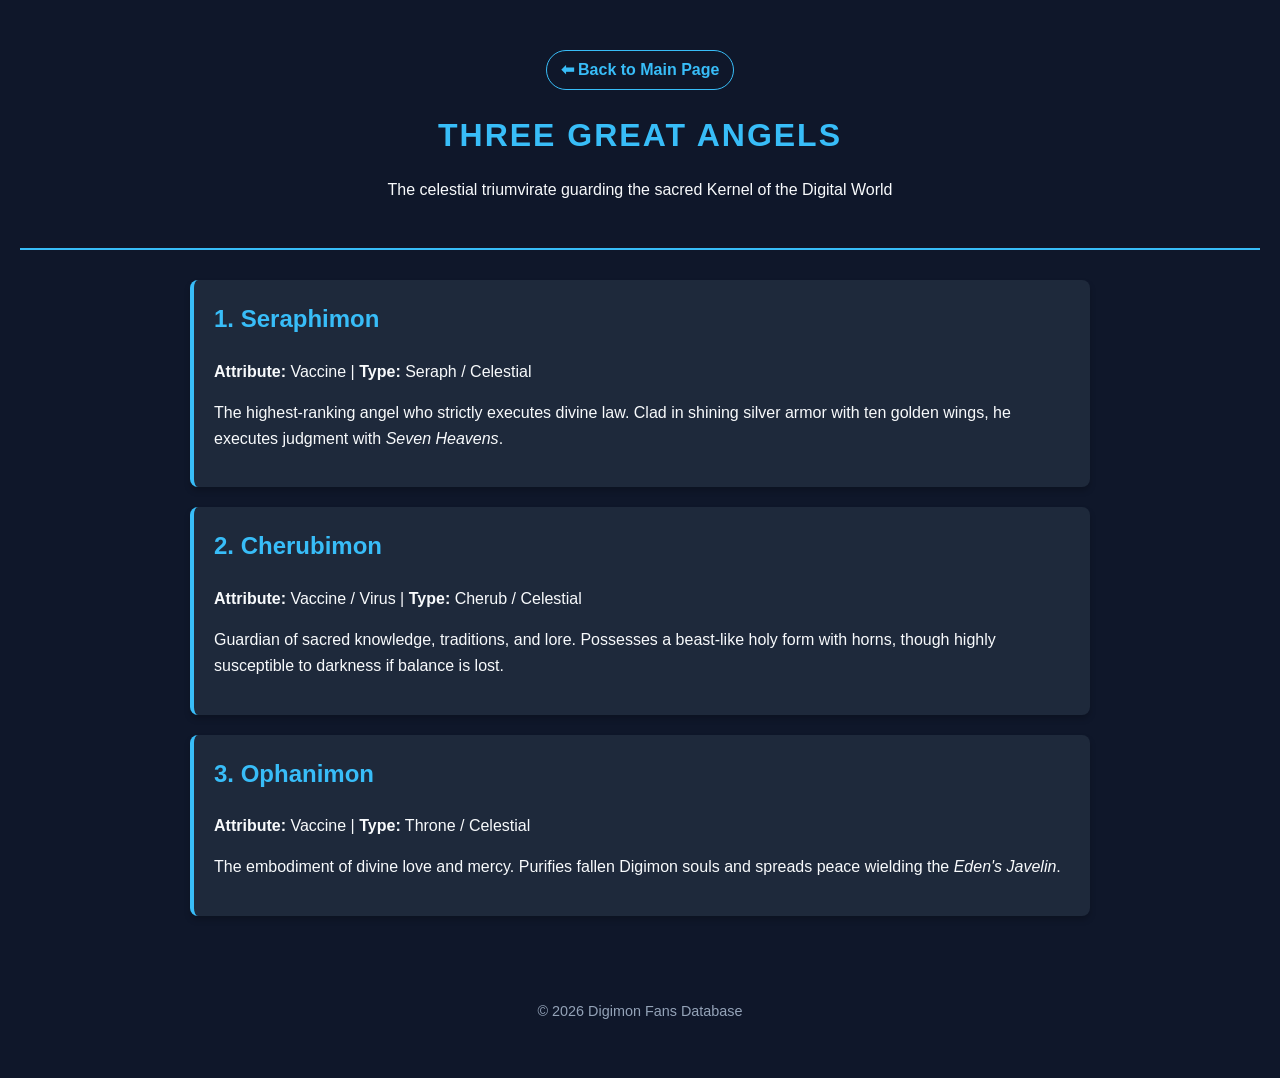
<file: three-great-angels.html>
<!DOCTYPE html>
<html lang="en">
<head>
    <meta charset="UTF-8">
    <meta name="viewport" content="width=device-width, initial-scale=1.0">
    <title>Three Great Angels - Digimon Encyclopedia</title>
    <link rel="stylesheet" href="style.css">
</head>
<body>
    <header>
        <a href="index.html" class="btn-back">⬅ Back to Main Page</a>
        <h1>Three Great Angels</h1>
        <p>The celestial triumvirate guarding the sacred Kernel of the Digital World</p>
    </header>
    <main class="container-detail">
        <section class="member-card">
            <h2>1. Seraphimon</h2>
            <p><strong>Attribute:</strong> Vaccine | <strong>Type:</strong> Seraph / Celestial</p>
            <p>The highest-ranking angel who strictly executes divine law. Clad in shining silver armor with ten golden wings, he executes judgment with <em>Seven Heavens</em>.</p>
        </section>
        <section class="member-card">
            <h2>2. Cherubimon</h2>
            <p><strong>Attribute:</strong> Vaccine / Virus | <strong>Type:</strong> Cherub / Celestial</p>
            <p>Guardian of sacred knowledge, traditions, and lore. Possesses a beast-like holy form with horns, though highly susceptible to darkness if balance is lost.</p>
        </section>
        <section class="member-card">
            <h2>3. Ophanimon</h2>
            <p><strong>Attribute:</strong> Vaccine | <strong>Type:</strong> Throne / Celestial</p>
            <p>The embodiment of divine love and mercy. Purifies fallen Digimon souls and spreads peace wielding the <em>Eden's Javelin</em>.</p>
        </section>
    </main>
    <footer><p>&copy; 2026 Digimon Fans Database</p></footer>
</body>
</html>
</file>
<file: style.css>
:root {
    --bg-color: #0f172a;
    --card-bg: #1e293b;
    --accent-color: #38bdf8;
    --text-color: #f8fafc;
    --text-muted: #94a3b8;
}

body {
    font-family: 'Segoe UI', Tahoma, Geneva, Verdana, sans-serif;
    background-color: var(--bg-color);
    color: var(--text-color);
    margin: 0;
    padding: 20px;
    line-height: 1.6;
}

header {
    text-align: center;
    padding: 30px 0;
    border-bottom: 2px solid var(--accent-color);
    margin-bottom: 30px;
}

h1 {
    color: var(--accent-color);
    margin: 10px 0;
    text-transform: uppercase;
    letter-spacing: 2px;
}

.search-box {
    margin-top: 20px;
}

.search-box input {
    width: 80%;
    max-width: 400px;
    padding: 10px 15px;
    border-radius: 20px;
    border: 1px solid var(--accent-color);
    background-color: var(--card-bg);
    color: var(--text-color);
    font-size: 1rem;
    outline: none;
}

.container {
    max-width: 1200px;
    margin: 0 auto;
    display: grid;
    grid-template-columns: repeat(auto-fit, minmax(300px, 1fr));
    gap: 20px;
}

.group-card {
    background-color: var(--card-bg);
    border-radius: 8px;
    padding: 20px;
    box-shadow: 0 4px 6px rgba(0, 0, 0, 0.3);
    border: 1px solid #334155;
    transition: transform 0.2s ease, border-color 0.2s ease;
    display: flex;
    flex-direction: column;
    justify-content: space-between;
}

.group-card:hover {
    transform: translateY(-5px);
    border-color: var(--accent-color);
}

.group-title {
    color: var(--accent-color);
    margin-top: 0;
    border-bottom: 1px solid #334155;
    padding-bottom: 10px;
}

.member-list {
    padding-left: 20px;
    color: var(--text-muted);
}

.member-list li {
    margin-bottom: 5px;
}

.card-action {
    margin-top: 15px;
}

.card-action a {
    display: inline-block;
    background-color: var(--accent-color);
    color: var(--bg-color);
    padding: 8px 14px;
    border-radius: 6px;
    text-decoration: none;
    font-weight: bold;
    transition: opacity 0.2s ease;
}

.card-action a:hover {
    opacity: 0.9;
}

/* Style Halaman Detail (royal-knights.html) */

.btn-back {
    display: inline-block;
    color: var(--accent-color);
    text-decoration: none;
    font-weight: bold;
    border: 1px solid var(--accent-color);
    padding: 6px 14px;
    border-radius: 20px;
    margin-bottom: 10px;
    transition: all 0.2s ease;
}

.btn-back:hover {
    background-color: var(--accent-color);
    color: var(--bg-color);
}

.container-detail {
    max-width: 900px;
    margin: 0 auto;
    display: flex;
    flex-direction: column;
    gap: 20px;
}

.member-card {
    background-color: var(--card-bg);
    border-radius: 8px;
    padding: 20px;
    border-left: 4px solid var(--accent-color);
    box-shadow: 0 4px 6px rgba(0, 0, 0, 0.2);
}

.member-card h2 {
    margin-top: 0;
    color: var(--accent-color);
}

footer {
    text-align: center;
    margin-top: 50px;
    padding: 20px;
    color: var(--text-muted);
    font-size: 0.9em;
}
</file>
